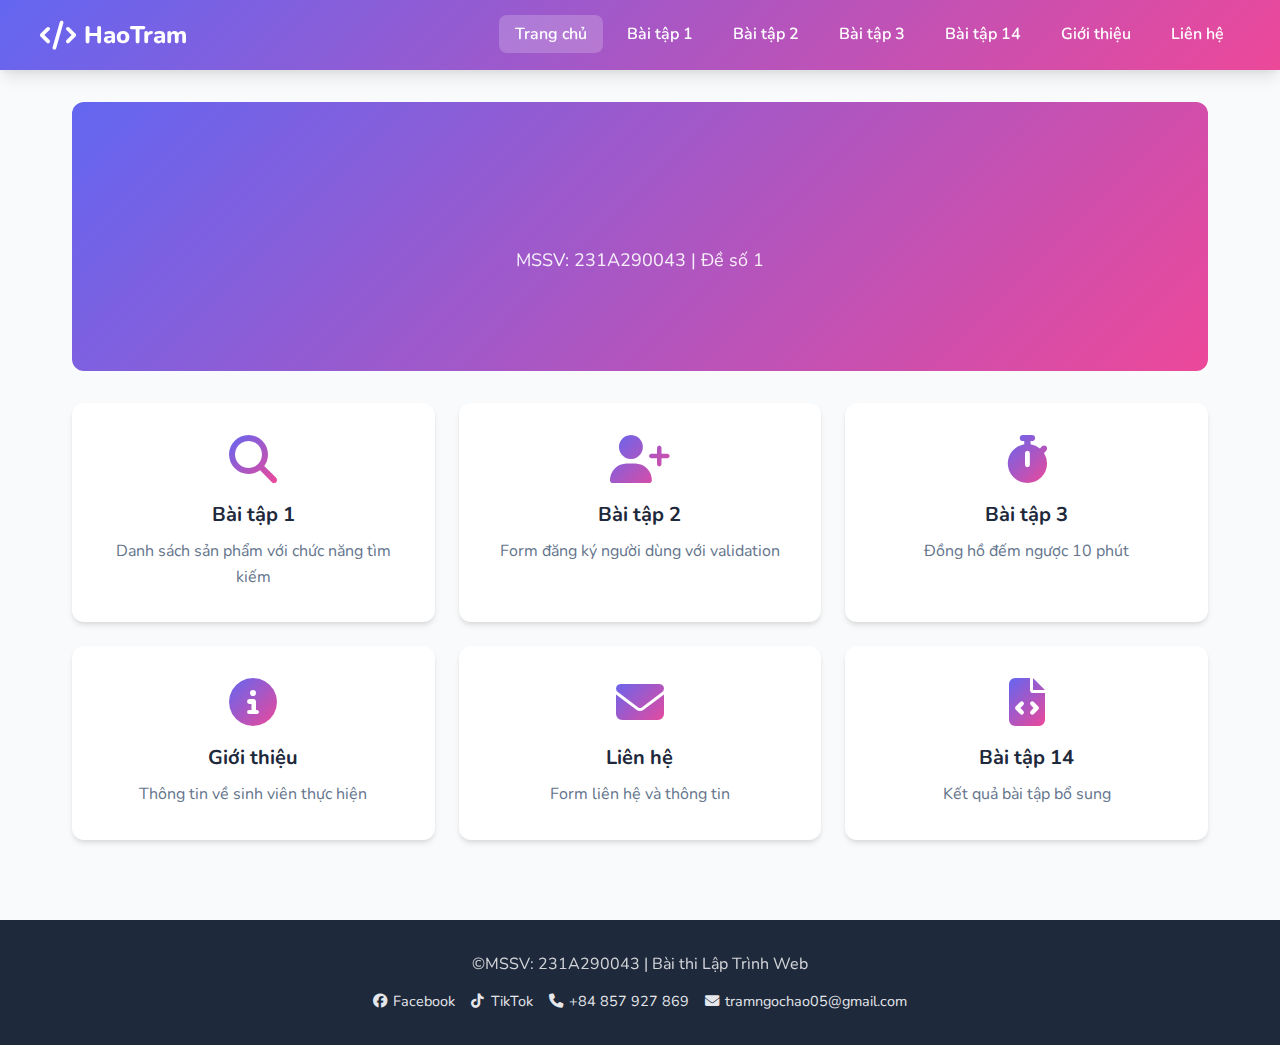
<file: index.html>
<!DOCTYPE html>
<html lang="vi">
<head>
    <meta charset="UTF-8">
    <meta name="viewport" content="width=device-width, initial-scale=1.0">
    <title>Bài Thi Lập Trình Web - 710-231A290043</title>
    <link rel="stylesheet" href="css/style.css">
    <link rel="stylesheet" href="https://cdnjs.cloudflare.com/ajax/libs/font-awesome/6.5.1/css/all.min.css">
</head>
<body>
    <nav class="navbar">
        <div class="nav-container">
            <a href="index.html" class="nav-logo">
                <i class="fa-solid fa-code"></i>
                HaoTram
            </a>
            <button class="nav-toggle" data-testid="nav-toggle">
                <i class="fa-solid fa-bars"></i>
            </button>
            <ul class="nav-menu">
                <li><a href="index.html" class="active">Trang chủ</a></li>
                <li><a href="baitap01.html">Bài tập 1</a></li>
                <li><a href="baitap02.html">Bài tập 2</a></li>
                <li><a href="baitap03.html">Bài tập 3</a></li>
                <li><a href="baitap14.html">Bài tập 14</a></li>
                <li><a href="about.html">Giới thiệu</a></li>
                <li><a href="contact.html">Liên hệ</a></li>
            </ul>
        </div>
    </nav>

    <main class="container">
        <!-- Phần giới thiệu -->
        <section class="hero-section" data-testid="hero-section">
            <h1><i class="fa-solid fa-rocket"></i> Bài Thi Lập Trình Web</h1>
            <p>MSSV: 231A290043 | Đề số 1</p>
        </section>

        <!--tính năng -->
        <section class="features-grid">
            <a href="baitap01.html" class="feature-card" data-testid="feature-card-1">
                <i class="fa-solid fa-magnifying-glass"></i>
                <h3>Bài tập 1</h3>
                <p>Danh sách sản phẩm với chức năng tìm kiếm</p>
            </a>

            <a href="baitap02.html" class="feature-card" data-testid="feature-card-2">
                <i class="fa-solid fa-user-plus"></i>
                <h3>Bài tập 2</h3>
                <p>Form đăng ký người dùng với validation</p>
            </a>

            <a href="baitap03.html" class="feature-card" data-testid="feature-card-3">
                <i class="fa-solid fa-stopwatch"></i>
                <h3>Bài tập 3</h3>
                <p>Đồng hồ đếm ngược 10 phút</p>
            </a>

            <a href="about.html" class="feature-card" data-testid="feature-card-about">
                <i class="fa-solid fa-circle-info"></i>
                <h3>Giới thiệu</h3>
                <p>Thông tin về sinh viên thực hiện</p>
            </a>

            <a href="contact.html" class="feature-card" data-testid="feature-card-contact">
                <i class="fa-solid fa-envelope"></i>
                <h3>Liên hệ</h3>
                <p>Form liên hệ và thông tin</p>
            </a>

            <a href="baitap14.html" class="feature-card" data-testid="feature-card-baitap14">
                <i class="fa-solid fa-file-code"></i>
                <h3>Bài tập 14</h3>
                <p>Kết quả bài tập bổ sung</p>
            </a>
        </section>
    </main>


    <footer class="footer">
        <p>&copy;MSSV: 231A290043 | Bài thi Lập Trình Web</p>
        <div class="footer-links">
            <a href="https://www.facebook.com/hao.tram.51135" target="_blank" rel="noopener noreferrer">
                <i class="fa-brands fa-facebook"></i>
                <span>Facebook</span>
            </a>
            <a href="https://www.tiktok.com/@haotram1007?_r=1&amp;_t=ZS-93e0CLvtA2r" target="_blank" rel="noopener noreferrer">
                <i class="fa-brands fa-tiktok"></i>
                <span>TikTok</span>
            </a>
            <a href="tel:+84857927869">
                <i class="fa-solid fa-phone"></i>
                <span>+84 857 927 869</span>
            </a>
            <a href="mailto:tramngochao05@gmail.com">
                <i class="fa-solid fa-envelope"></i>
                <span>tramngochao05@gmail.com</span>
            </a>
        </div>
    </footer>

    <script src="js/script.js"></script>
</body>
</html>
</file>
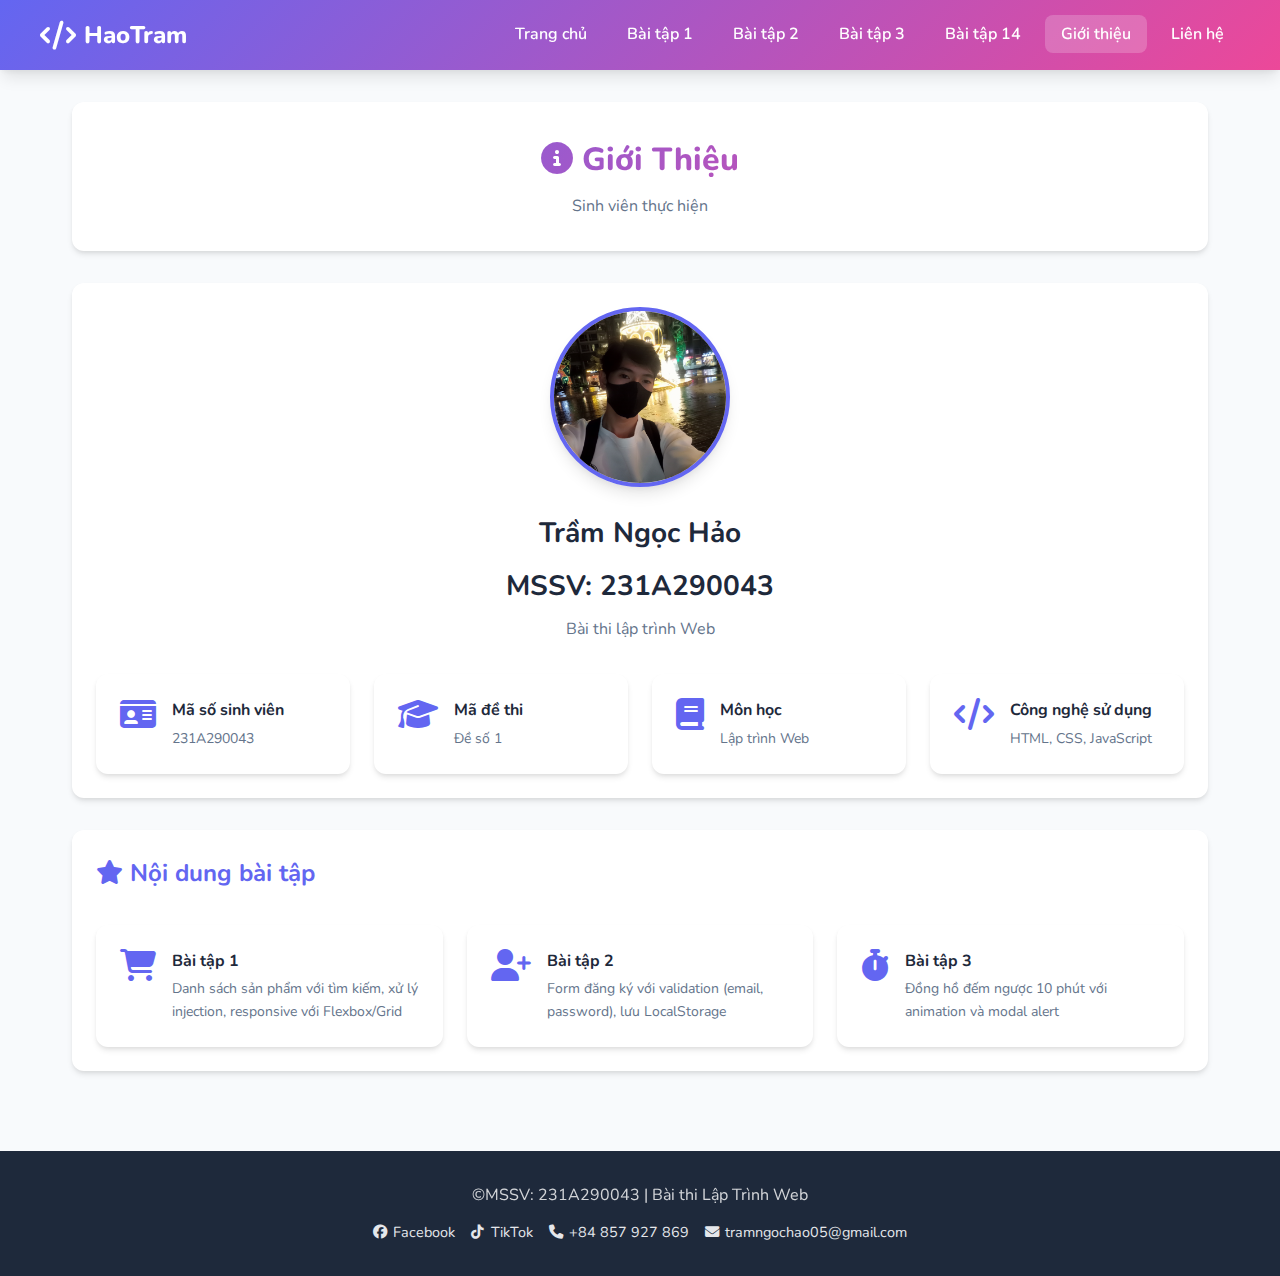
<file: about.html>
<!DOCTYPE html>
<html lang="vi">
<head>
    <meta charset="UTF-8">
    <meta name="viewport" content="width=device-width, initial-scale=1.0">
    <title>Giới thiệu | 710-231A290043</title>
    <link rel="stylesheet" href="css/style.css">
    <link rel="stylesheet" href="https://cdnjs.cloudflare.com/ajax/libs/font-awesome/6.5.1/css/all.min.css">
</head>
<body>
    <!-- Điều hướng -->
    <nav class="navbar">
        <div class="nav-container">
            <a href="index.html" class="nav-logo">
                <i class="fa-solid fa-code"></i>
                HaoTram
            </a>
            <button class="nav-toggle" data-testid="nav-toggle">
                <i class="fa-solid fa-bars"></i>
            </button>
            <ul class="nav-menu">
                <li><a href="index.html">Trang chủ</a></li>
                <li><a href="baitap01.html">Bài tập 1</a></li>
                <li><a href="baitap02.html">Bài tập 2</a></li>
                <li><a href="baitap03.html">Bài tập 3</a></li>
                <li><a href="baitap14.html">Bài tập 14</a></li>
                <li><a href="about.html" class="active">Giới thiệu</a></li>
                <li><a href="contact.html">Liên hệ</a></li>
            </ul>
        </div>
    </nav>

   <!-- ND chính -->
    <main class="container">
        <!-- Tiêu đề -->
        <section class="page-header">
            <h1><i class="fa-solid fa-circle-info"></i> Giới Thiệu</h1>
            <p>Sinh viên thực hiện</p>
        </section>

        <!-- hồ sơ -->
        <section class="card">
            <div class="profile-section">
                <img src="images/avatar.jpg" alt="Avatar" class="profile-avatar" data-testid="profile-avatar">
                <div class="profile-info">
                    <h2>Trầm Ngọc Hảo</h2>
                    <h2>MSSV: 231A290043</h2>
                    <p>Bài thi lập trình Web</p>
                </div>
            </div>

            <!--thông tin -->
            <div class="info-grid">
                <div class="info-card">
                    <i class="fa-solid fa-id-card"></i>
                    <div>
                        <h3>Mã số sinh viên</h3>
                        <p>231A290043</p>
                    </div>
                </div>

                <div class="info-card">
                    <i class="fa-solid fa-graduation-cap"></i>
                    <div>
                        <h3>Mã đề thi</h3>
                        <p>Đề số 1</p>
                    </div>
                </div>

                <div class="info-card">
                    <i class="fa-solid fa-book"></i>
                    <div>
                        <h3>Môn học</h3>
                        <p>Lập trình Web</p>
                    </div>
                </div>

                <div class="info-card">
                    <i class="fa-solid fa-code"></i>
                    <div>
                        <h3>Công nghệ sử dụng</h3>
                        <p>HTML, CSS, JavaScript</p>
                    </div>
                </div>
            </div>
        </section>

        <!-- Nội dung -->
        <section class="card" style="margin-top: 2rem;">
            <h2 style="margin-bottom: 1.5rem; color: var(--primary);">
                <i class="fa-solid fa-star"></i> Nội dung bài tập
            </h2>
            <div class="info-grid">
                <div class="info-card">
                    <i class="fa-solid fa-shopping-cart"></i>
                    <div>
                        <h3>Bài tập 1</h3>
                        <p>Danh sách sản phẩm với tìm kiếm, xử lý injection, responsive với Flexbox/Grid</p>
                    </div>
                </div>

                <div class="info-card">
                    <i class="fa-solid fa-user-plus"></i>
                    <div>
                        <h3>Bài tập 2</h3>
                        <p>Form đăng ký với validation (email, password), lưu LocalStorage</p>
                    </div>
                </div>

                <div class="info-card">
                    <i class="fa-solid fa-stopwatch"></i>
                    <div>
                        <h3>Bài tập 3</h3>
                        <p>Đồng hồ đếm ngược 10 phút với animation và modal alert</p>
                    </div>
                </div>
            </div>
        </section>
    </main>

    <!-- Chân trang -->
    <footer class="footer">
        <p>&copy;MSSV: 231A290043 | Bài thi Lập Trình Web</p>
        <div class="footer-links">
            <a href="https://www.facebook.com/hao.tram.51135" target="_blank" rel="noopener noreferrer">
                <i class="fa-brands fa-facebook"></i>
                <span>Facebook</span>
            </a>
            <a href="https://www.tiktok.com/@haotram1007?_r=1&amp;_t=ZS-93e0CLvtA2r" target="_blank" rel="noopener noreferrer">
                <i class="fa-brands fa-tiktok"></i>
                <span>TikTok</span>
            </a>
            <a href="tel:+84857927869">
                <i class="fa-solid fa-phone"></i>
                <span>+84 857 927 869</span>
            </a>
            <a href="mailto:tramngochao05@gmail.com">
                <i class="fa-solid fa-envelope"></i>
                <span>tramngochao05@gmail.com</span>
            </a>
        </div>
    </footer>

    <script src="js/script.js"></script>
</body>
</html>
</file>
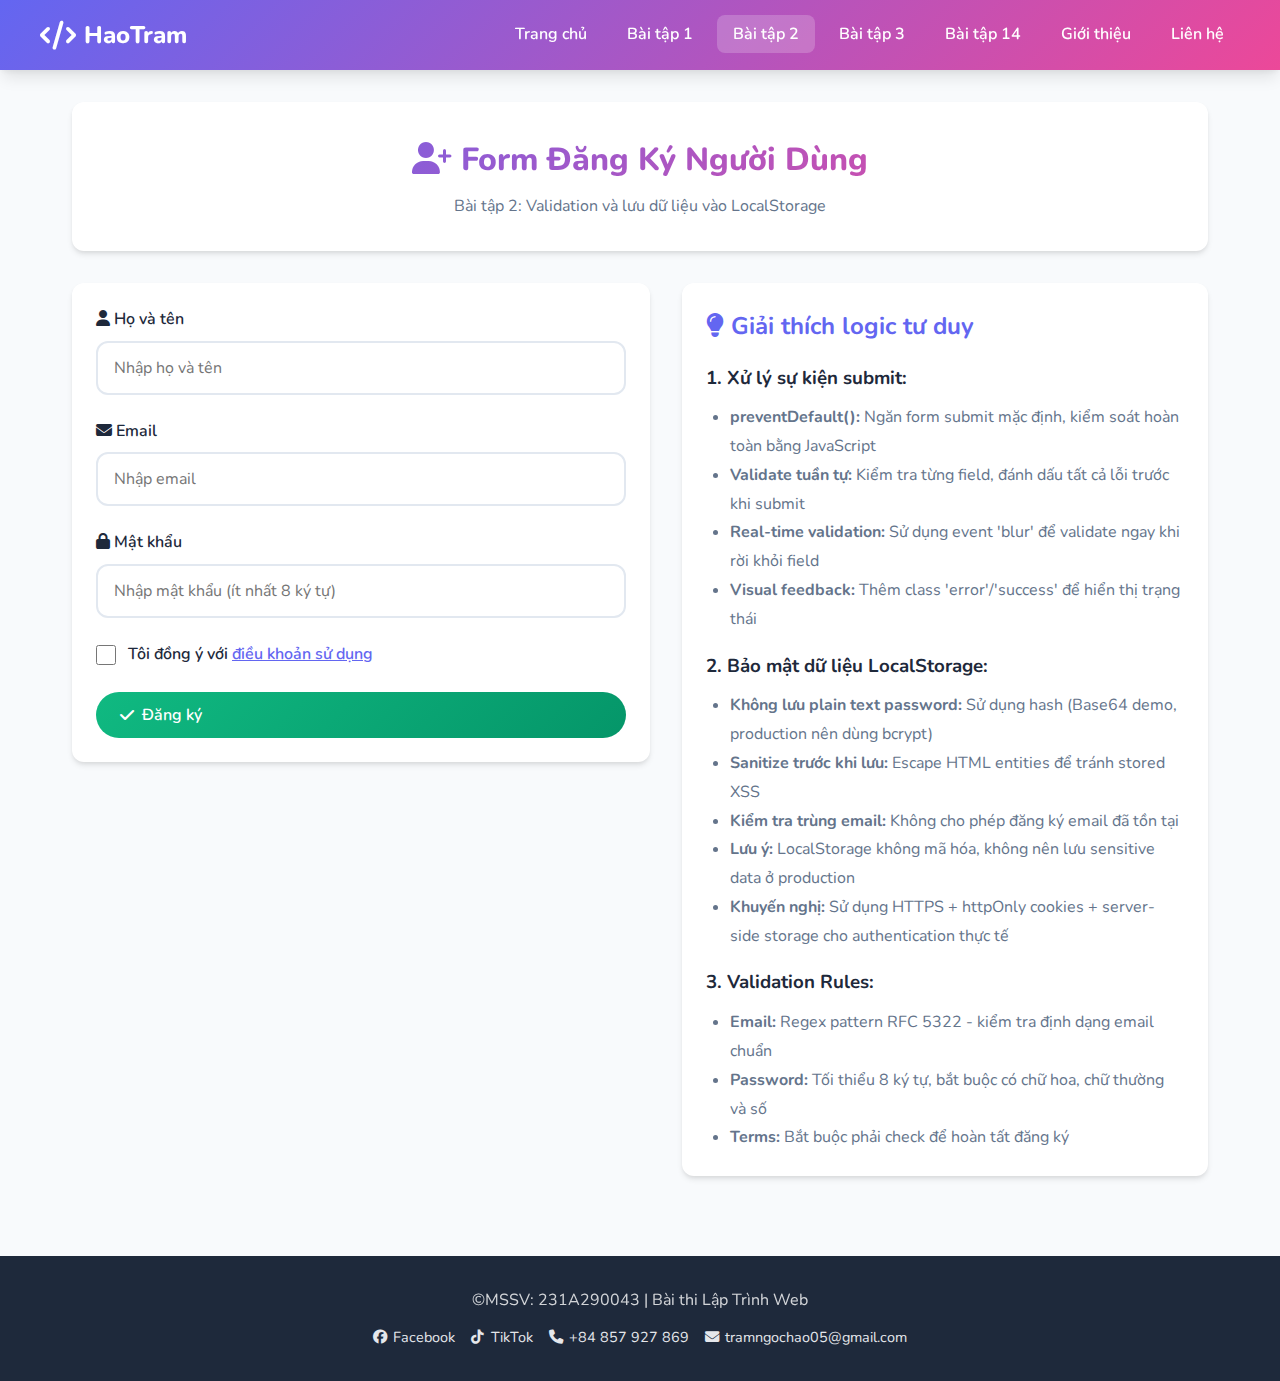
<file: baitap02.html>
<!DOCTYPE html>
<html lang="vi">
<head>
    <meta charset="UTF-8">
    <meta name="viewport" content="width=device-width, initial-scale=1.0">
    <title>Bài tập 2 - Form đăng ký | 710-231A290043</title>
    <link rel="stylesheet" href="css/style.css">
    <link rel="stylesheet" href="https://cdnjs.cloudflare.com/ajax/libs/font-awesome/6.5.1/css/all.min.css">
</head>
<body>
    
    <nav class="navbar">
        <div class="nav-container">
            <a href="index.html" class="nav-logo">
                <i class="fa-solid fa-code"></i>
                HaoTram
            </a>
            <button class="nav-toggle" data-testid="nav-toggle">
                <i class="fa-solid fa-bars"></i>
            </button>
            <ul class="nav-menu">
                <li><a href="index.html">Trang chủ</a></li>
                <li><a href="baitap01.html">Bài tập 1</a></li>
                <li><a href="baitap02.html" class="active">Bài tập 2</a></li>
                <li><a href="baitap03.html">Bài tập 3</a></li>
                <li><a href="baitap14.html">Bài tập 14</a></li>
                <li><a href="about.html">Giới thiệu</a></li>
                <li><a href="contact.html">Liên hệ</a></li>
            </ul>
        </div>
    </nav>


    <main class="container">
        
        <section class="page-header">
            <h1><i class="fa-solid fa-user-plus"></i> Form Đăng Ký Người Dùng</h1>
            <p>Bài tập 2: Validation và lưu dữ liệu vào LocalStorage</p>
        </section>

        <div class="exercise-two-column">
            <!-- Form Đăng Ký -->
            <div class="card">
                <!-- Thông báo -->
                <div class="alert alert-success" id="alert-success" data-testid="alert-success"></div>
                <div class="alert alert-error" id="alert-error" data-testid="alert-error"></div>

                <form id="registration-form" data-testid="registration-form">
                    <!-- Trường họ và tên -->
                    <div class="form-group">
                        <label for="name">
                            <i class="fa-solid fa-user"></i> Họ và tên
                        </label>
                        <input 
                            type="text" 
                            id="name" 
                            class="form-control" 
                            placeholder="Nhập họ và tên"
                            data-testid="input-name"
                        >
                        <p class="error-message" id="name-error"></p>
                    </div>

                    <!-- Trường email -->
                    <div class="form-group">
                        <label for="email">
                            <i class="fa-solid fa-envelope"></i> Email
                        </label>
                        <input 
                            type="email" 
                            id="email" 
                            class="form-control" 
                            placeholder="Nhập email"
                            data-testid="input-email"
                        >
                        <p class="error-message" id="email-error"></p>
                    </div>

                    <!-- Trường mật khẩu -->
                    <div class="form-group">
                        <label for="password">
                            <i class="fa-solid fa-lock"></i> Mật khẩu
                        </label>
                        <input 
                            type="password" 
                            id="password" 
                            class="form-control" 
                            placeholder="Nhập mật khẩu (ít nhất 8 ký tự)"
                            data-testid="input-password"
                        >
                        <p class="error-message" id="password-error"></p>
                    </div>

                    <!-- Checkbox Điều khoản -->
                    <div class="form-group">
                        <div class="checkbox-group">
                            <input 
                                type="checkbox" 
                                id="terms" 
                                data-testid="input-terms"
                            >
                            <label for="terms" style="margin-bottom: 0;">
                                Tôi đồng ý với <a href="#" style="color: var(--primary);">điều khoản sử dụng</a>
                            </label>
                        </div>
                        <p class="error-message" id="terms-error"></p>
                    </div>

                    <!-- Nút đăng ký -->
                    <button type="submit" class="btn btn-success" style="width: 100%;" data-testid="submit-btn">
                        <i class="fa-solid fa-check"></i> Đăng ký
                    </button>
                </form>
            </div>

            <!-- Giải thích logic tư duy -->
            <section class="card">
            <h2 style="margin-bottom: 1rem; color: var(--primary);">
                <i class="fa-solid fa-lightbulb"></i> Giải thích logic tư duy
            </h2>
            <div style="color: var(--text-muted); line-height: 1.8;">
                <h3 style="color: var(--text-dark); margin-bottom: 0.5rem;">1. Xử lý sự kiện submit:</h3>
                <ul style="margin-left: 1.5rem; margin-bottom: 1rem;">
                    <li><strong>preventDefault():</strong> Ngăn form submit mặc định, kiểm soát hoàn toàn bằng JavaScript</li>
                    <li><strong>Validate tuần tự:</strong> Kiểm tra từng field, đánh dấu tất cả lỗi trước khi submit</li>
                    <li><strong>Real-time validation:</strong> Sử dụng event 'blur' để validate ngay khi rời khỏi field</li>
                    <li><strong>Visual feedback:</strong> Thêm class 'error'/'success' để hiển thị trạng thái</li>
                </ul>
                
                <h3 style="color: var(--text-dark); margin-bottom: 0.5rem;">2. Bảo mật dữ liệu LocalStorage:</h3>
                <ul style="margin-left: 1.5rem;">
                    <li><strong>Không lưu plain text password:</strong> Sử dụng hash (Base64 demo, production nên dùng bcrypt)</li>
                    <li><strong>Sanitize trước khi lưu:</strong> Escape HTML entities để tránh stored XSS</li>
                    <li><strong>Kiểm tra trùng email:</strong> Không cho phép đăng ký email đã tồn tại</li>
                    <li><strong>Lưu ý:</strong> LocalStorage không mã hóa, không nên lưu sensitive data ở production</li>
                    <li><strong>Khuyến nghị:</strong> Sử dụng HTTPS + httpOnly cookies + server-side storage cho authentication thực tế</li>
                </ul>

                <h3 style="color: var(--text-dark); margin-top: 1rem; margin-bottom: 0.5rem;">3. Validation Rules:</h3>
                <ul style="margin-left: 1.5rem;">
                    <li><strong>Email:</strong> Regex pattern RFC 5322 - kiểm tra định dạng email chuẩn</li>
                    <li><strong>Password:</strong> Tối thiểu 8 ký tự, bắt buộc có chữ hoa, chữ thường và số</li>
                    <li><strong>Terms:</strong> Bắt buộc phải check để hoàn tất đăng ký</li>
                </ul>
            </div>
            </section>
        </div>
    </main>

    <!-- Chân trang -->
    <footer class="footer">
        <p>&copy;MSSV: 231A290043 | Bài thi Lập Trình Web</p>
        <div class="footer-links">
            <a href="https://www.facebook.com/hao.tram.51135" target="_blank" rel="noopener noreferrer">
                <i class="fa-brands fa-facebook"></i>
                <span>Facebook</span>
            </a>
            <a href="https://www.tiktok.com/@haotram1007?_r=1&amp;_t=ZS-93e0CLvtA2r" target="_blank" rel="noopener noreferrer">
                <i class="fa-brands fa-tiktok"></i>
                <span>TikTok</span>
            </a>
            <a href="tel:+84857927869">
                <i class="fa-solid fa-phone"></i>
                <span>+84 857 927 869</span>
            </a>
            <a href="mailto:tramngochao05@gmail.com">
                <i class="fa-solid fa-envelope"></i>
                <span>tramngochao05@gmail.com</span>
            </a>
        </div>
    </footer>

    <script src="js/script.js"></script>
</body>
</html>
</file>
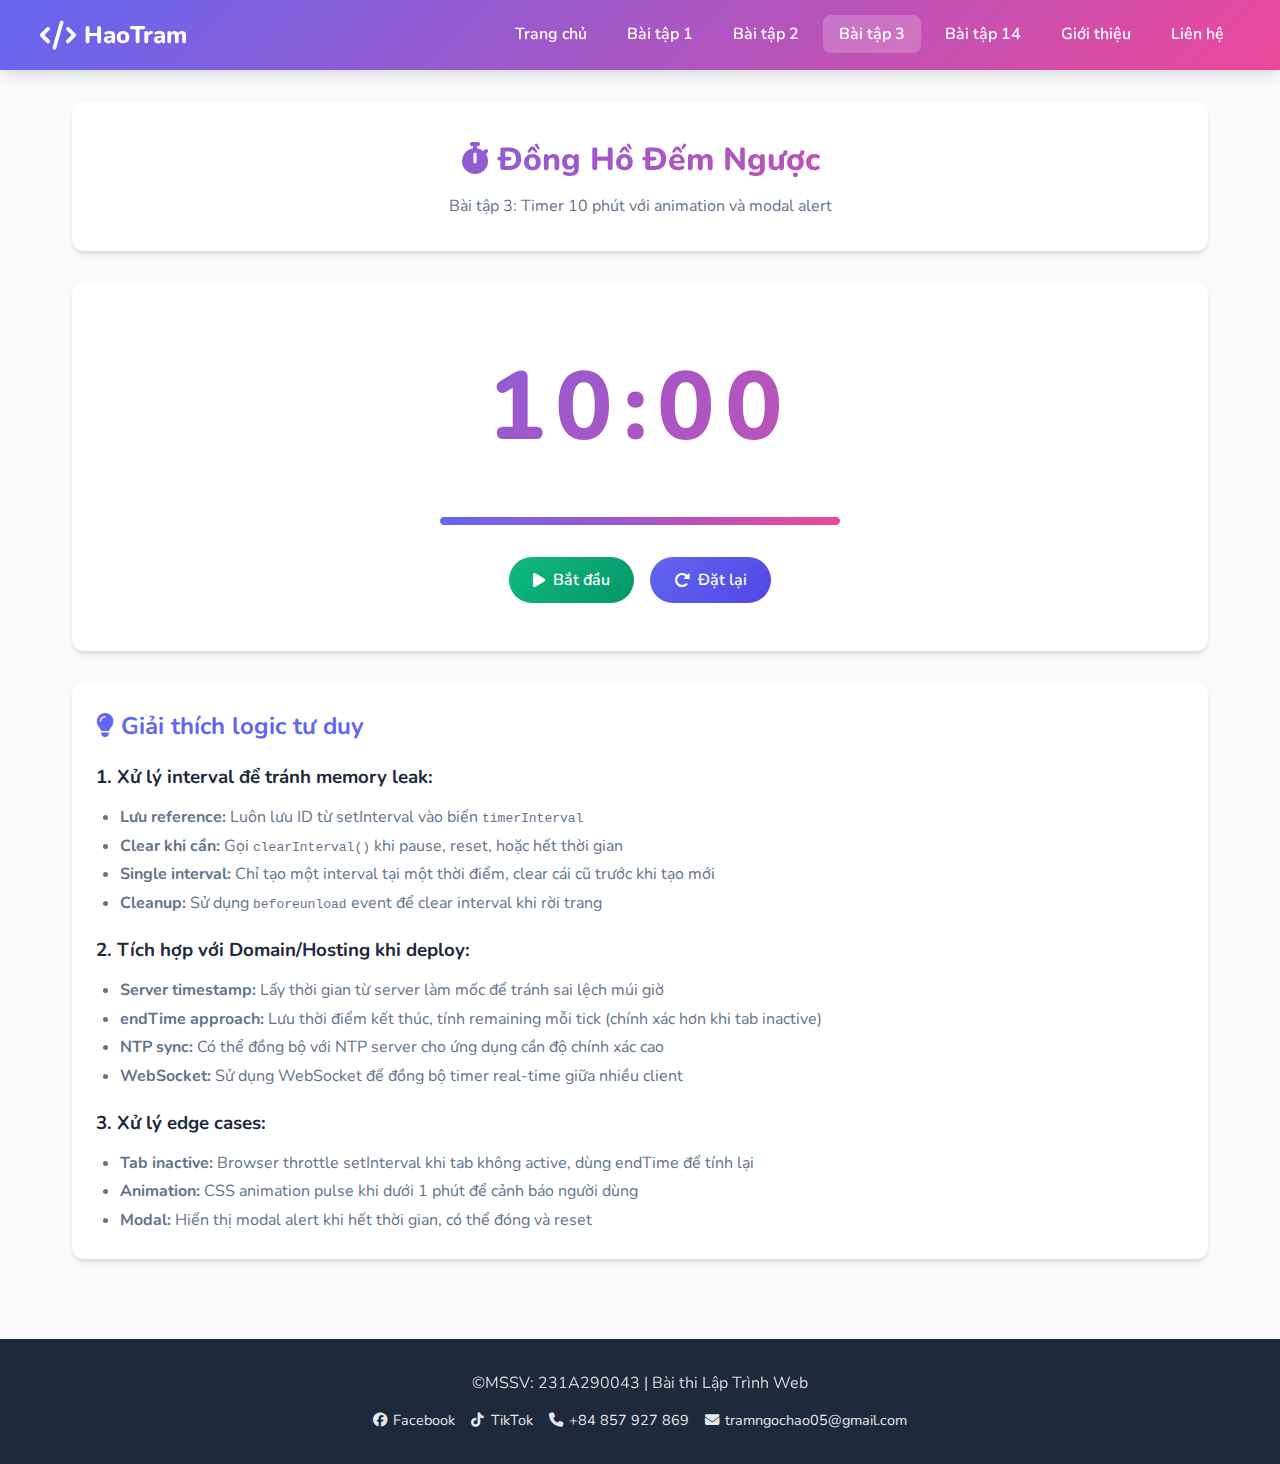
<file: baitap03.html>
<!DOCTYPE html>
<html lang="vi">
<head>
    <meta charset="UTF-8">
    <meta name="viewport" content="width=device-width, initial-scale=1.0">
    <title>Bài tập 3 - Đồng hồ đếm ngược | 710-231A290043</title>
    <link rel="stylesheet" href="css/style.css">
    <link rel="stylesheet" href="https://cdnjs.cloudflare.com/ajax/libs/font-awesome/6.5.1/css/all.min.css">
</head>
<body>

    <nav class="navbar">
        <div class="nav-container">
            <a href="index.html" class="nav-logo">
                <i class="fa-solid fa-code"></i>
                HaoTram
            </a>
            <button class="nav-toggle" data-testid="nav-toggle">
                <i class="fa-solid fa-bars"></i>
            </button>
            <ul class="nav-menu">
                <li><a href="index.html">Trang chủ</a></li>
                <li><a href="baitap01.html">Bài tập 1</a></li>
                <li><a href="baitap02.html">Bài tập 2</a></li>
                <li><a href="baitap03.html" class="active">Bài tập 3</a></li>
                <li><a href="baitap14.html">Bài tập 14</a></li>
                <li><a href="about.html">Giới thiệu</a></li>
                <li><a href="contact.html">Liên hệ</a></li>
            </ul>
        </div>
    </nav>

    <!-- Nội dung chính -->
    <main class="container">
        <!-- Tiêu đề trang -->
        <section class="page-header">
            <h1><i class="fa-solid fa-stopwatch"></i> Đồng Hồ Đếm Ngược</h1>
            <p>Bài tập 3: Timer 10 phút với animation và modal alert</p>
        </section>

        <!-- Phần đồng hồ -->
        <section class="card timer-container" data-testid="timer-container">
            <!-- Hiển thị đồng hồ -->
            <div class="timer-display" id="timer-display" data-testid="timer-display">
                10:00
            </div>

            <!-- Thanh tiến trình -->
            <div class="timer-progress">
                <div class="timer-progress-bar" id="timer-progress-bar" data-testid="timer-progress-bar" style="width: 100%;"></div>
            </div>

            <!-- Điều khiển đồng hồ -->
            <div class="timer-controls" style="margin-top: 2rem;">
                <button class="btn btn-success" id="start-btn" data-testid="start-btn">
                    <i class="fa-solid fa-play"></i> Bắt đầu
                </button>
                <button class="btn btn-secondary" id="pause-btn" data-testid="pause-btn" style="display: none;">
                    <i class="fa-solid fa-pause"></i> Tạm dừng
                </button>
                <button class="btn btn-primary" id="reset-btn" data-testid="reset-btn">
                    <i class="fa-solid fa-rotate-right"></i> Đặt lại
                </button>
            </div>
        </section>

        <!-- Giải thích logic tư duy -->
        <section class="card" style="margin-top: 2rem;">
            <h2 style="margin-bottom: 1rem; color: var(--primary);">
                <i class="fa-solid fa-lightbulb"></i> Giải thích logic tư duy
            </h2>
            <div style="color: var(--text-muted); line-height: 1.8;">
                <h3 style="color: var(--text-dark); margin-bottom: 0.5rem;">1. Xử lý interval để tránh memory leak:</h3>
                <ul style="margin-left: 1.5rem; margin-bottom: 1rem;">
                    <li><strong>Lưu reference:</strong> Luôn lưu ID từ setInterval vào biến <code>timerInterval</code></li>
                    <li><strong>Clear khi cần:</strong> Gọi <code>clearInterval()</code> khi pause, reset, hoặc hết thời gian</li>
                    <li><strong>Single interval:</strong> Chỉ tạo một interval tại một thời điểm, clear cái cũ trước khi tạo mới</li>
                    <li><strong>Cleanup:</strong> Sử dụng <code>beforeunload</code> event để clear interval khi rời trang</li>
                </ul>
                
                <h3 style="color: var(--text-dark); margin-bottom: 0.5rem;">2. Tích hợp với Domain/Hosting khi deploy:</h3>
                <ul style="margin-left: 1.5rem; margin-bottom: 1rem;">
                    <li><strong>Server timestamp:</strong> Lấy thời gian từ server làm mốc để tránh sai lệch múi giờ</li>
                    <li><strong>endTime approach:</strong> Lưu thời điểm kết thúc, tính remaining mỗi tick (chính xác hơn khi tab inactive)</li>
                    <li><strong>NTP sync:</strong> Có thể đồng bộ với NTP server cho ứng dụng cần độ chính xác cao</li>
                    <li><strong>WebSocket:</strong> Sử dụng WebSocket để đồng bộ timer real-time giữa nhiều client</li>
                </ul>

                <h3 style="color: var(--text-dark); margin-bottom: 0.5rem;">3. Xử lý edge cases:</h3>
                <ul style="margin-left: 1.5rem;">
                    <li><strong>Tab inactive:</strong> Browser throttle setInterval khi tab không active, dùng endTime để tính lại</li>
                    <li><strong>Animation:</strong> CSS animation pulse khi dưới 1 phút để cảnh báo người dùng</li>
                    <li><strong>Modal:</strong> Hiển thị modal alert khi hết thời gian, có thể đóng và reset</li>
                </ul>
            </div>
        </section>
    </main>

    <!-- Modal cảnh báo -->
    <div class="modal-overlay" id="timer-modal" data-testid="timer-modal">
        <div class="modal">
            <i class="fa-solid fa-bell"></i>
            <h2>Hết thời gian!</h2>
            <p>Đồng hồ đếm ngược đã kết thúc.</p>
            <button class="btn btn-primary" id="close-modal-btn" data-testid="close-modal-btn">
                <i class="fa-solid fa-check"></i> Đóng
            </button>
        </div>
    </div>

    <!-- Chân trang -->
    <footer class="footer">
        <p>&copy;MSSV: 231A290043 | Bài thi Lập Trình Web</p>
        <div class="footer-links">
            <a href="https://www.facebook.com/hao.tram.51135" target="_blank" rel="noopener noreferrer">
                <i class="fa-brands fa-facebook"></i>
                <span>Facebook</span>
            </a>
            <a href="https://www.tiktok.com/@haotram1007?_r=1&amp;_t=ZS-93e0CLvtA2r" target="_blank" rel="noopener noreferrer">
                <i class="fa-brands fa-tiktok"></i>
                <span>TikTok</span>
            </a>
            <a href="tel:+84857927869">
                <i class="fa-solid fa-phone"></i>
                <span>+84 857 927 869</span>
            </a>
            <a href="mailto:tramngochao05@gmail.com">
                <i class="fa-solid fa-envelope"></i>
                <span>tramngochao05@gmail.com</span>
            </a>
        </div>
    </footer>

    <script src="js/script.js"></script>
</body>
</html>
</file>
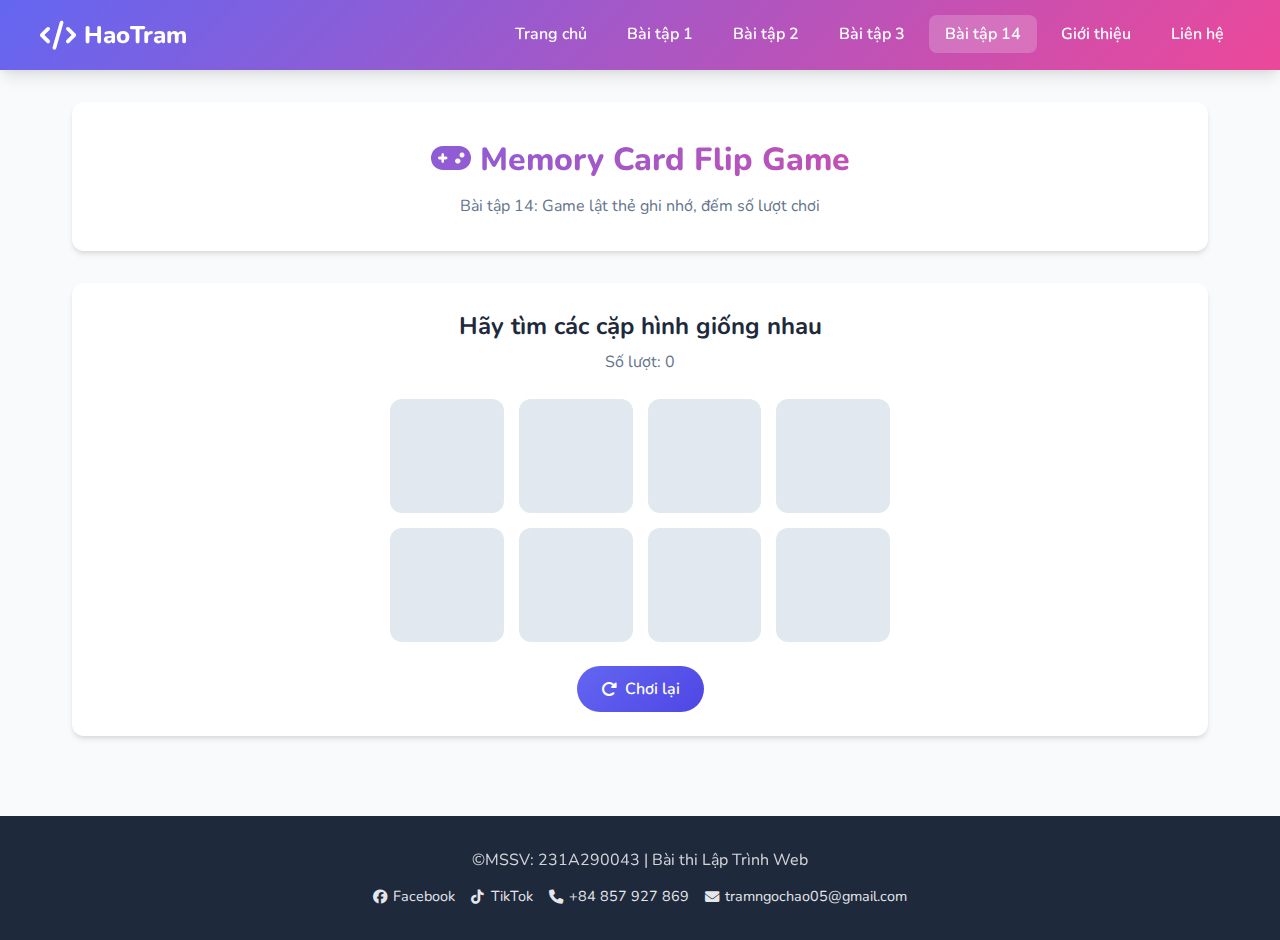
<file: baitap14.html>
<!DOCTYPE html>
<html lang="vi">
<head>
    <meta charset="UTF-8">
    <meta name="viewport" content="width=device-width, initial-scale=1.0">
    <title>Bài tập 14 - Memory Card Game | 710-231A290043</title>
    <link rel="stylesheet" href="css/style.css">
    <link rel="stylesheet" href="https://cdnjs.cloudflare.com/ajax/libs/font-awesome/6.5.1/css/all.min.css">
</head>
<body>
  
    <nav class="navbar">
        <div class="nav-container">
            <a href="index.html" class="nav-logo">
                <i class="fa-solid fa-code"></i>
                HaoTram
            </a>
            <button class="nav-toggle" data-testid="nav-toggle">
                <i class="fa-solid fa-bars"></i>
            </button>
            <ul class="nav-menu">
                <li><a href="index.html">Trang chủ</a></li>
                <li><a href="baitap01.html">Bài tập 1</a></li>
                <li><a href="baitap02.html">Bài tập 2</a></li>
                <li><a href="baitap03.html">Bài tập 3</a></li>
                <li><a href="baitap14.html" class="active">Bài tập 14</a></li>
                <li><a href="about.html">Giới thiệu</a></li>
                <li><a href="contact.html">Liên hệ</a></li>
            </ul>
        </div>
    </nav>

    <!-- Nội dung chính -->
    <main class="container">
        <!-- Tiêu đề trang -->
        <section class="page-header">
            <h1><i class="fa-solid fa-gamepad"></i> Memory Card Flip Game</h1>
            <p>Bài tập 14: Game lật thẻ ghi nhớ, đếm số lượt chơi</p>
        </section>

        <!-- Game ghi nhớ -->
        <section class="card memory-game-container">
            <header class="memory-header">
                <h2>Hãy tìm các cặp hình giống nhau</h2>
                <p>Số lượt: <span id="memory-moves">0</span></p>
            </header>

            <section class="memory-game-board" id="memory-game-board">
                <div class="memory-card" data-icon="🍎">
                    <div class="memory-card-inner">
                        <div class="memory-card-front"></div>
                        <div class="memory-card-back">🍎</div>
                    </div>
                </div>
                <div class="memory-card" data-icon="🍎">
                    <div class="memory-card-inner">
                        <div class="memory-card-front"></div>
                        <div class="memory-card-back">🍎</div>
                    </div>
                </div>

                <div class="memory-card" data-icon="🍌">
                    <div class="memory-card-inner">
                        <div class="memory-card-front"></div>
                        <div class="memory-card-back">🍌</div>
                    </div>
                </div>
                <div class="memory-card" data-icon="🍌">
                    <div class="memory-card-inner">
                        <div class="memory-card-front"></div>
                        <div class="memory-card-back">🍌</div>
                    </div>
                </div>

                <div class="memory-card" data-icon="🍇">
                    <div class="memory-card-inner">
                        <div class="memory-card-front"></div>
                        <div class="memory-card-back">🍇</div>
                    </div>
                </div>
                <div class="memory-card" data-icon="🍇">
                    <div class="memory-card-inner">
                        <div class="memory-card-front"></div>
                        <div class="memory-card-back">🍇</div>
                    </div>
                </div>

                <div class="memory-card" data-icon="🍒">
                    <div class="memory-card-inner">
                        <div class="memory-card-front"></div>
                        <div class="memory-card-back">🍒</div>
                    </div>
                </div>
                <div class="memory-card" data-icon="🍒">
                    <div class="memory-card-inner">
                        <div class="memory-card-front"></div>
                        <div class="memory-card-back">🍒</div>
                    </div>
                </div>
            </section>

            <button class="btn btn-primary" id="memory-reset-btn">
                <i class="fa-solid fa-rotate-right"></i> Chơi lại
            </button>
        </section>
    </main>

    
    <footer class="footer">
        <p>&copy;MSSV: 231A290043 | Bài thi Lập Trình Web</p>
        <div class="footer-links">
            <a href="https://www.facebook.com/hao.tram.51135" target="_blank" rel="noopener noreferrer">
                <i class="fa-brands fa-facebook"></i>
                <span>Facebook</span>
            </a>
            <a href="https://www.tiktok.com/@haotram1007?_r=1&amp;_t=ZS-93e0CLvtA2r" target="_blank" rel="noopener noreferrer">
                <i class="fa-brands fa-tiktok"></i>
                <span>TikTok</span>
            </a>
            <a href="tel:+84857927869">
                <i class="fa-solid fa-phone"></i>
                <span>+84 857 927 869</span>
            </a>
            <a href="mailto:tramngochao05@gmail.com">
                <i class="fa-solid fa-envelope"></i>
                <span>tramngochao05@gmail.com</span>
            </a>
        </div>
    </footer>

    <script src="js/script.js"></script>
</body>
</html>
</file>
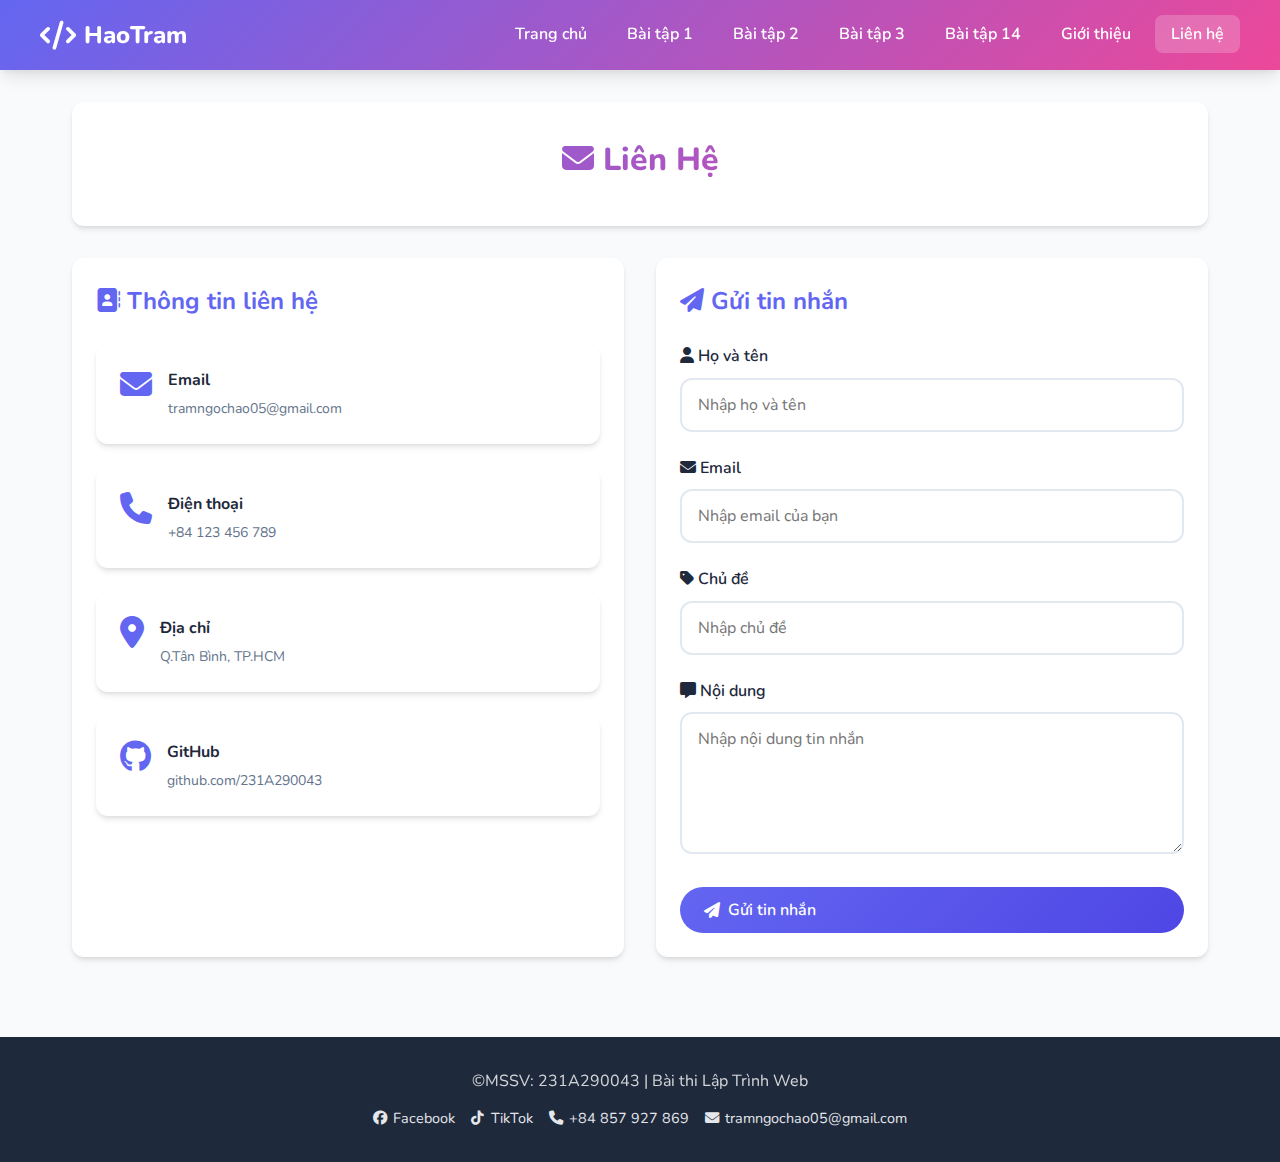
<file: contact.html>
<!DOCTYPE html>
<html lang="vi">
<head>
    <meta charset="UTF-8">
    <meta name="viewport" content="width=device-width, initial-scale=1.0">
    <title>Liên hệ | 710-231A290043</title>
    <link rel="stylesheet" href="css/style.css">
    <link rel="stylesheet" href="https://cdnjs.cloudflare.com/ajax/libs/font-awesome/6.5.1/css/all.min.css">
</head>
<body>
   
    <nav class="navbar">
        <div class="nav-container">
            <a href="index.html" class="nav-logo">
                <i class="fa-solid fa-code"></i>
                HaoTram
            </a>
            <button class="nav-toggle" data-testid="nav-toggle">
                <i class="fa-solid fa-bars"></i>
            </button>
            <ul class="nav-menu">
                <li><a href="index.html">Trang chủ</a></li>
                <li><a href="baitap01.html">Bài tập 1</a></li>
                <li><a href="baitap02.html">Bài tập 2</a></li>
                <li><a href="baitap03.html">Bài tập 3</a></li>
                <li><a href="baitap14.html">Bài tập 14</a></li>
                <li><a href="about.html">Giới thiệu</a></li>
                <li><a href="contact.html" class="active">Liên hệ</a></li>
            </ul>
        </div>
    </nav>

    <!-- Nội dung chính -->
    <main class="container">
        <!-- Tiêu đề trang -->
        <section class="page-header">
            <h1><i class="fa-solid fa-envelope"></i> Liên Hệ</h1>
        </section>

        <div style="display: grid; grid-template-columns: repeat(auto-fit, minmax(300px, 1fr)); gap: 2rem;">
            <!-- Thông tin liên hệ -->
            <section class="card">
                <h2 style="margin-bottom: 1.5rem; color: var(--primary);">
                    <i class="fa-solid fa-address-book"></i> Thông tin liên hệ
                </h2>
                
                <div style="display: flex; flex-direction: column; gap: 1.5rem;">
                    <div class="info-card" style="margin: 0;">
                        <i class="fa-solid fa-envelope"></i>
                        <div>
                            <h3>Email</h3>
                            <p>tramngochao05@gmail.com</p>
                        </div>
                    </div>

                    <div class="info-card" style="margin: 0;">
                        <i class="fa-solid fa-phone"></i>
                        <div>
                            <h3>Điện thoại</h3>
                            <p>+84 123 456 789</p>
                        </div>
                    </div>

                    <div class="info-card" style="margin: 0;">
                        <i class="fa-solid fa-location-dot"></i>
                        <div>
                            <h3>Địa chỉ</h3>
                            <p>Q.Tân Bình, TP.HCM</p>
                        </div>
                    </div>

                    <div class="info-card" style="margin: 0;">
                        <i class="fa-brands fa-github"></i>
                        <div>
                            <h3>GitHub</h3>
                            <p>github.com/231A290043</p>
                        </div>
                    </div>
                </div>
            </section>

            <!-- Form liên hệ -->
            <section class="card">
                <h2 style="margin-bottom: 1.5rem; color: var(--primary);">
                    <i class="fa-solid fa-paper-plane"></i> Gửi tin nhắn
                </h2>

                <form id="contact-form" data-testid="contact-form">
                    <div class="form-group">
                        <label for="contact-name">
                            <i class="fa-solid fa-user"></i> Họ và tên
                        </label>
                        <input 
                            type="text" 
                            id="contact-name" 
                            class="form-control" 
                            placeholder="Nhập họ và tên"
                            data-testid="contact-name"
                        >
                    </div>

                    <div class="form-group">
                        <label for="contact-email">
                            <i class="fa-solid fa-envelope"></i> Email
                        </label>
                        <input 
                            type="email" 
                            id="contact-email" 
                            class="form-control" 
                            placeholder="Nhập email của bạn"
                            data-testid="contact-email"
                        >
                    </div>

                    <div class="form-group">
                        <label for="contact-subject">
                            <i class="fa-solid fa-tag"></i> Chủ đề
                        </label>
                        <input 
                            type="text" 
                            id="contact-subject" 
                            class="form-control" 
                            placeholder="Nhập chủ đề"
                            data-testid="contact-subject"
                        >
                    </div>

                    <div class="form-group">
                        <label for="contact-message">
                            <i class="fa-solid fa-message"></i> Nội dung
                        </label>
                        <textarea 
                            id="contact-message" 
                            class="form-control" 
                            rows="5" 
                            placeholder="Nhập nội dung tin nhắn"
                            data-testid="contact-message"
                            style="resize: vertical;"
                        ></textarea>
                    </div>

                    <button type="submit" class="btn btn-primary" style="width: 100%;" data-testid="contact-submit">
                        <i class="fa-solid fa-paper-plane"></i> Gửi tin nhắn
                    </button>
                </form>
            </section>
        </div>
    </main>

    <footer class="footer">
        <p>&copy;MSSV: 231A290043 | Bài thi Lập Trình Web</p>
        <div class="footer-links">
            <a href="https://www.facebook.com/hao.tram.51135" target="_blank" rel="noopener noreferrer">
                <i class="fa-brands fa-facebook"></i>
                <span>Facebook</span>
            </a>
            <a href="https://www.tiktok.com/@haotram1007?_r=1&amp;_t=ZS-93e0CLvtA2r" target="_blank" rel="noopener noreferrer">
                <i class="fa-brands fa-tiktok"></i>
                <span>TikTok</span>
            </a>
            <a href="tel:+84857927869">
                <i class="fa-solid fa-phone"></i>
                <span>+84 857 927 869</span>
            </a>
            <a href="mailto:tramngochao05@gmail.com">
                <i class="fa-solid fa-envelope"></i>
                <span>tramngochao05@gmail.com</span>
            </a>
        </div>
    </footer>

    <script src="js/script.js"></script>
</body>
</html>
</file>
<file: css/style.css>
@import url('https://fonts.googleapis.com/css2?family=Nunito:wght@400;600;700;800&display=swap');

* {
    margin: 0;
    padding: 0;
    box-sizing: border-box;
}

:root {
    --primary: #6366f1;
    --primary-dark: #4f46e5;
    --secondary: #ec4899;
    --accent: #f59e0b;
    --success: #10b981;
    --danger: #ef4444;
    --bg-light: #f8fafc;
    --bg-card: #ffffff;
    --text-dark: #1e293b;
    --text-muted: #64748b;
    --border: #e2e8f0;
    --shadow: 0 4px 6px -1px rgba(0, 0, 0, 0.1), 0 2px 4px -1px rgba(0, 0, 0, 0.06);
    --shadow-lg: 0 10px 15px -3px rgba(0, 0, 0, 0.1), 0 4px 6px -2px rgba(0, 0, 0, 0.05);
    --radius: 12px;
}

body {
    font-family: 'Nunito', sans-serif;
    background: var(--bg-light);
    color: var(--text-dark);
    line-height: 1.6;
    min-height: 100vh;
}

/* ===== Điều hướng ===== */
.navbar {
    background: linear-gradient(135deg, var(--primary) 0%, var(--secondary) 100%);
    padding: 1rem 2rem;
    position: sticky;
    top: 0;
    z-index: 1000;
    box-shadow: var(--shadow-lg);
}

.nav-container {
    max-width: 1200px;
    margin: 0 auto;
    display: flex;
    justify-content: space-between;
    align-items: center;
}

.nav-logo {
    font-size: 1.5rem;
    font-weight: 800;
    color: white;
    text-decoration: none;
    display: flex;
    align-items: center;
    gap: 0.5rem;
}

.nav-logo i {
    font-size: 1.8rem;
}

.nav-menu {
    display: flex;
    list-style: none;
    gap: 0.5rem;
}

.nav-menu a {
    color: white;
    text-decoration: none;
    padding: 0.5rem 1rem;
    border-radius: 8px;
    font-weight: 600;
    transition: all 0.3s ease;
}

.nav-menu a:hover,
.nav-menu a.active {
    background: rgba(255, 255, 255, 0.2);
    transform: translateY(-2px);
}

.nav-toggle {
    display: none;
    background: none;
    border: none;
    color: white;
    font-size: 1.5rem;
    cursor: pointer;
}

/* ===== KHUNG CHÍNH ===== */
.container {
    max-width: 1200px;
    margin: 0 auto;
    padding: 2rem;
}

/* ===== BỐ CỤC BÀI TẬP (BÀI 1) ===== */
.exercise-container {
    display: flex;
    flex-direction: column;
    gap: 2rem;
}

.exercise-header {
    padding: 2rem;
    background: var(--bg-card);
    border-radius: var(--radius);
    box-shadow: var(--shadow);
}

.exercise-header h1 {
    font-size: 2rem;
    font-weight: 800;
    margin-bottom: 0.5rem;
}

.exercise-header p {
    color: var(--text-muted);
}

/* ===== TIÊU ĐỀ TRANG ===== */
.page-header {
    text-align: center;
    margin-bottom: 2rem;
    padding: 2rem;
    background: var(--bg-card);
    border-radius: var(--radius);
    box-shadow: var(--shadow);
}

.page-header h1 {
    font-size: 2rem;
    font-weight: 800;
    background: linear-gradient(135deg, var(--primary) 0%, var(--secondary) 100%);
    -webkit-background-clip: text;
    -webkit-text-fill-color: transparent;
    background-clip: text;
    margin-bottom: 0.5rem;
}

.page-header p {
    color: var(--text-muted);
    font-size: 1rem;
}

/* ===== BỐ CỤC HAI CỘT (BÀI 2) ===== */
.exercise-two-column {
    display: flex;
    flex-direction: column;
    gap: 2rem;
}

@media (min-width: 900px) {
    .exercise-two-column {
        display: grid;
        grid-template-columns: minmax(0, 1.1fr) minmax(0, 1fr);
        align-items: flex-start;
        gap: 2rem;
    }
}

/* ===== THẺ (CARDS) ===== */
.card {
    background: var(--bg-card);
    border-radius: var(--radius);
    box-shadow: var(--shadow);
    padding: 1.5rem;
    transition: transform 0.3s ease, box-shadow 0.3s ease;
}

.card:hover {
    transform: translateY(-4px);
    box-shadow: var(--shadow-lg);
}

.explanation-card {
    margin-top: 1rem;
    padding: 2rem;
    background: var(--bg-card);
    border-radius: var(--radius);
    box-shadow: var(--shadow);
    border-left: 4px solid var(--primary);
}

.explanation-card h2 {
    display: flex;
    align-items: center;
    gap: 0.5rem;
    margin-bottom: 1.25rem;
    color: var(--text-dark);
}

.explanation-card h3 {
    margin-top: 1rem;
    margin-bottom: 0.5rem;
}

.explanation-card ul {
    margin-left: 1.5rem;
    margin-bottom: 0.75rem;
}

/* ===== NÚT NHẤN ===== */
.btn {
    display: inline-flex;
    align-items: center;
    gap: 0.5rem;
    padding: 0.75rem 1.5rem;
    border: none;
    border-radius: 50px;
    font-family: inherit;
    font-size: 1rem;
    font-weight: 600;
    cursor: pointer;
    transition: all 0.3s ease;
    text-decoration: none;
}

.btn-primary {
    background: linear-gradient(135deg, var(--primary) 0%, var(--primary-dark) 100%);
    color: white;
}

.btn-primary:hover {
    transform: translateY(-2px);
    box-shadow: 0 4px 12px rgba(99, 102, 241, 0.4);
}

.btn-secondary {
    background: linear-gradient(135deg, var(--secondary) 0%, #db2777 100%);
    color: white;
}

.btn-secondary:hover {
    transform: translateY(-2px);
    box-shadow: 0 4px 12px rgba(236, 72, 153, 0.4);
}

.btn-success {
    background: linear-gradient(135deg, var(--success) 0%, #059669 100%);
    color: white;
}

.btn-success:hover {
    transform: translateY(-2px);
    box-shadow: 0 4px 12px rgba(16, 185, 129, 0.4);
}

/* ===== BIỂU MẪU ===== */
.form-group {
    margin-bottom: 1.5rem;
}

.form-group label {
    display: block;
    margin-bottom: 0.5rem;
    font-weight: 600;
    color: var(--text-dark);
}

.form-control {
    width: 100%;
    padding: 0.875rem 1rem;
    border: 2px solid var(--border);
    border-radius: var(--radius);
    font-family: inherit;
    font-size: 1rem;
    transition: all 0.3s ease;
    background: var(--bg-card);
}

.form-control:focus {
    outline: none;
    border-color: var(--primary);
    box-shadow: 0 0 0 4px rgba(99, 102, 241, 0.1);
}

.form-control.error {
    border-color: var(--danger);
}

.form-control.success {
    border-color: var(--success);
}

.error-message {
    color: var(--danger);
    font-size: 0.875rem;
    margin-top: 0.25rem;
    display: none;
}

.error-message.show {
    display: block;
}

.checkbox-group {
    display: flex;
    align-items: center;
    gap: 0.75rem;
}

.checkbox-group input[type="checkbox"] {
    width: 20px;
    height: 20px;
    accent-color: var(--primary);
    cursor: pointer;
}

/* ===== HỘP TÌM KIẾM ===== */
.search-box {
    display: flex;
    justify-content: flex-start;
    margin: 1.5rem 0 2rem;
}

.search-box-inner {
    display: flex;
    align-items: center;
    gap: 0.75rem;
    width: 100%;
    padding: 0.5rem 0.75rem;
    background: var(--bg-card);
    border-radius: 999px;
    box-shadow: var(--shadow);
}

.search-box input {
    flex: 1;
    min-width: 200px;
    padding: 1rem 1.5rem;
    border: 2px solid var(--border);
    border-radius: 50px;
    font-size: 1rem;
    transition: all 0.3s ease;
}

.search-box input:focus {
    outline: none;
    border-color: var(--primary);
    box-shadow: 0 0 0 4px rgba(99, 102, 241, 0.1);
}

/* ===== LƯỚI SẢN PHẨM ===== */
.product-grid {
    display: grid;
    grid-template-columns: repeat(auto-fill, minmax(280px, 1fr));
    gap: 1.5rem;
}

.product-card {
    background: var(--bg-card);
    border-radius: var(--radius);
    overflow: hidden;
    box-shadow: var(--shadow);
    transition: all 0.3s ease;
    display: flex;
    align-items: stretch;
}

.product-card:hover {
    transform: translateY(-8px);
    box-shadow: var(--shadow-lg);
}

.product-image {
    width: 100%;
    height: 180px;
    object-fit: cover;
    background: linear-gradient(135deg, var(--primary) 0%, var(--secondary) 100%);
    display: flex;
    align-items: center;
    justify-content: center;
}

.product-image i {
    font-size: 4rem;
    color: white;
    opacity: 0.8;
}

.product-info {
    padding: 1.25rem;
}

.product-thumb {
    flex: 0 0 220px;
    background: #0f172a;
    display: flex;
    align-items: center;
    justify-content: center;
}

.product-thumb img {
    width: 100%;
    height: 100%;
    object-fit: cover;
    display: block;
}

.product-body {
    flex: 1;
    padding: 1.25rem 1.5rem;
    display: flex;
    flex-direction: column;
    gap: 0.5rem;
}

.product-body h3 {
    font-size: 1.1rem;
    font-weight: 700;
    color: var(--text-dark);
}

.product-body p {
    color: var(--text-muted);
    font-size: 0.9rem;
}

.product-name {
    font-size: 1.125rem;
    font-weight: 700;
    color: var(--text-dark);
    margin-bottom: 0.5rem;
}

.product-description {
    color: var(--text-muted);
    font-size: 0.875rem;
    margin-bottom: 1rem;
}

.product-price {
    font-size: 1.25rem;
    font-weight: 800;
    color: var(--primary);
}

/* ===== KHÔNG CÓ KẾT QUẢ ===== */
.no-results {
    grid-column: 1 / -1;
    text-align: center;
    padding: 3rem;
    background: var(--bg-card);
    border-radius: var(--radius);
    box-shadow: var(--shadow);
}

.no-results i {
    font-size: 4rem;
    color: var(--text-muted);
    margin-bottom: 1rem;
}

.no-results h3 {
    color: var(--text-dark);
    margin-bottom: 0.5rem;
}

.no-results p {
    color: var(--text-muted);
}

/* Trạng thái trống & tải cho bài 1 */
.empty-state {
    grid-column: 1 / -1;
    text-align: center;
    padding: 3rem;
    background: var(--bg-card);
    border-radius: var(--radius);
    box-shadow: var(--shadow);
}

.empty-state-text {
    color: var(--text-muted);
    font-size: 0.95rem;
}

.loading-spinner {
    grid-column: 1 / -1;
}

/* Overlay chi tiết sản phẩm (bài 1) */
.product-detail-overlay {
    position: fixed;
    inset: 0;
    background: rgba(15, 23, 42, 0.55);
    display: none;
    align-items: center;
    justify-content: center;
    z-index: 2100;
}

.product-detail-overlay.show {
    display: flex;
}

.product-detail-card {
    background: var(--bg-card);
    border-radius: var(--radius);
    box-shadow: var(--shadow-lg);
    max-width: 900px;
    width: 90%;
    padding: 1.75rem 2rem 2.25rem;
    position: relative;
}

.product-detail-close {
    position: absolute;
    top: 0.75rem;
    right: 0.75rem;
    border: none;
    background: transparent;
    color: var(--text-muted);
    font-size: 1.5rem;
    cursor: pointer;
}

.product-detail-body {
    display: grid;
    grid-template-columns: minmax(260px, 1.1fr) minmax(280px, 1.2fr);
    gap: 1.5rem;
    align-items: stretch;
}

.product-detail-image {
    background: #0f172a;
    border-radius: var(--radius);
    overflow: hidden;
    display: flex;
    align-items: center;
    justify-content: center;
}

.product-detail-image img {
    width: 100%;
    height: 100%;
    object-fit: cover;
}

.product-detail-info {
    display: flex;
    flex-direction: column;
    gap: 0.75rem;
}

.product-detail-title {
    font-size: 1.4rem;
    font-weight: 800;
    color: var(--text-dark);
}

.product-detail-description {
    color: var(--text-muted);
}

.product-detail-price {
    position: absolute;
    right: 2rem;
    bottom: 1.5rem;
    font-size: 1.5rem;
    font-weight: 800;
    color: var(--primary);
}

@media (max-width: 768px) {
    .product-detail-card {
        padding: 1.5rem 1.25rem 2.25rem;
    }

    .product-detail-body {
        grid-template-columns: 1fr;
    }

    .product-detail-price {
        right: 1.25rem;
        bottom: 1.25rem;
    }
}

/* ===== ĐỒNG HỒ ĐẾM NGƯỢC ===== */
.timer-container {
    text-align: center;
    padding: 3rem;
}

.timer-display {
    font-size: 6rem;
    font-weight: 800;
    background: linear-gradient(135deg, var(--primary) 0%, var(--secondary) 100%);
    -webkit-background-clip: text;
    -webkit-text-fill-color: transparent;
    background-clip: text;
    margin-bottom: 2rem;
    letter-spacing: 0.1em;
    font-variant-numeric: tabular-nums;
}

.timer-display.warning {
    animation: pulse 1s ease-in-out infinite;
}

@keyframes pulse {
    0%, 100% {
        opacity: 1;
        transform: scale(1);
    }
    50% {
        opacity: 0.8;
        transform: scale(1.05);
    }
}

.timer-controls {
    display: flex;
    justify-content: center;
    gap: 1rem;
    flex-wrap: wrap;
}

.timer-progress {
    width: 100%;
    max-width: 400px;
    height: 8px;
    background: var(--border);
    border-radius: 50px;
    margin: 2rem auto 0;
    overflow: hidden;
}

.timer-progress-bar {
    height: 100%;
    background: linear-gradient(135deg, var(--primary) 0%, var(--secondary) 100%);
    border-radius: 50px;
    transition: width 1s linear;
}

/* ===== MODAL ===== */
.modal-overlay {
    position: fixed;
    top: 0;
    left: 0;
    right: 0;
    bottom: 0;
    background: rgba(0, 0, 0, 0.5);
    display: flex;
    align-items: center;
    justify-content: center;
    z-index: 2000;
    opacity: 0;
    visibility: hidden;
    transition: all 0.3s ease;
}

.modal-overlay.show {
    opacity: 1;
    visibility: visible;
}

.modal {
    background: var(--bg-card);
    border-radius: var(--radius);
    padding: 2rem;
    max-width: 400px;
    width: 90%;
    text-align: center;
    transform: scale(0.8);
    transition: transform 0.3s ease;
}

.modal-overlay.show .modal {
    transform: scale(1);
}

.modal i {
    font-size: 4rem;
    color: var(--success);
    margin-bottom: 1rem;
}

.modal h2 {
    margin-bottom: 1rem;
    color: var(--text-dark);
}

.modal p {
    color: var(--text-muted);
    margin-bottom: 1.5rem;
}

/* ===== GIỚI THIỆU & LIÊN HỆ ===== */
.profile-section {
    display: flex;
    flex-direction: column;
    align-items: center;
    text-align: center;
    gap: 1.5rem;
}

.profile-avatar {
    width: 180px;
    height: 180px;
    border-radius: 50%;
    object-fit: cover;
    border: 4px solid var(--primary);
    box-shadow: var(--shadow-lg);
}

.profile-info h2 {
    font-size: 1.75rem;
    color: var(--text-dark);
    margin-bottom: 0.5rem;
}

.profile-info p {
    color: var(--text-muted);
}

.info-grid {
    display: grid;
    grid-template-columns: repeat(auto-fit, minmax(250px, 1fr));
    gap: 1.5rem;
    margin-top: 2rem;
}

.info-card {
    display: flex;
    align-items: flex-start;
    gap: 1rem;
    padding: 1.5rem;
    background: var(--bg-card);
    border-radius: var(--radius);
    box-shadow: var(--shadow);
}

.info-card i {
    font-size: 2rem;
    color: var(--primary);
}

.info-card h3 {
    font-size: 1rem;
    color: var(--text-dark);
    margin-bottom: 0.25rem;
}

.info-card p {
    color: var(--text-muted);
    font-size: 0.875rem;
}

/* ===== TRANG CHỦ ===== */
.hero-section {
    text-align: center;
    padding: 4rem 2rem;
    background: linear-gradient(135deg, var(--primary) 0%, var(--secondary) 100%);
    border-radius: var(--radius);
    color: white;
    margin-bottom: 2rem;
}

.hero-section h1 {
    font-size: 2.5rem;
    font-weight: 800;
    margin-bottom: 1rem;
    opacity: 0;
    transform: translateY(20px);
    animation: hero-title-appear 1s ease-out forwards;
}

.hero-section p {
    font-size: 1.125rem;
    opacity: 0.9;
    margin-bottom: 2rem;
}

.hero-section h1 i {
    margin-right: 0.5rem;
    animation: rocket-float 1.5s ease-in-out infinite alternate;
}

@keyframes hero-title-appear {
    from {
        opacity: 0;
        transform: translateY(20px);
    }
    to {
        opacity: 1;
        transform: translateY(0);
    }
}

@keyframes rocket-float {
    from {
        transform: translateY(0);
    }
    to {
        transform: translateY(-6px);
    }
}

.features-grid {
    display: grid;
    grid-template-columns: repeat(auto-fit, minmax(280px, 1fr));
    gap: 1.5rem;
}

.feature-card {
    background: var(--bg-card);
    padding: 2rem;
    border-radius: var(--radius);
    box-shadow: var(--shadow);
    text-align: center;
    transition: all 0.3s ease;
    text-decoration: none;
    color: inherit;
}

.feature-card:hover {
    transform: translateY(-8px);
    box-shadow: var(--shadow-lg);
}

.feature-card i {
    font-size: 3rem;
    margin-bottom: 1rem;
    background: linear-gradient(135deg, var(--primary) 0%, var(--secondary) 100%);
    -webkit-background-clip: text;
    -webkit-text-fill-color: transparent;
    background-clip: text;
}

.feature-card h3 {
    font-size: 1.25rem;
    color: var(--text-dark);
    margin-bottom: 0.5rem;
}

.feature-card p {
    color: var(--text-muted);
}

/* ===== CHÂN TRANG ===== */
.footer {
    background: var(--text-dark);
    color: white;
    padding: 2rem;
    text-align: center;
    margin-top: 3rem;
}

.footer p {
    opacity: 0.8;
}

.footer-links {
    margin-top: 0.75rem;
    display: flex;
    justify-content: center;
    flex-wrap: wrap;
    gap: 1rem;
}

.footer-links a {
    color: #e5e7eb;
    text-decoration: none;
    display: inline-flex;
    align-items: center;
    gap: 0.4rem;
    font-size: 0.9rem;
}

.footer-links a:hover {
    color: #ffffff;
}

/* ===== THÔNG BÁO ===== */
.alert {
    padding: 1rem 1.5rem;
    border-radius: var(--radius);
    margin-bottom: 1.5rem;
    display: none;
}

.alert.show {
    display: block;
    animation: slideIn 0.3s ease;
}

@keyframes slideIn {
    from {
        opacity: 0;
        transform: translateY(-10px);
    }
    to {
        opacity: 1;
        transform: translateY(0);
    }
}

.alert-success {
    background: rgba(16, 185, 129, 0.1);
    border: 1px solid var(--success);
    color: var(--success);
}

.alert-error {
    background: rgba(239, 68, 68, 0.1);
    border: 1px solid var(--danger);
    color: var(--danger);
}

/* ===== BÀI TẬP 14: TRÒ CHƠI GHÉP THẺ ===== */
.memory-game-container {
    text-align: center;
}

.memory-header h2 {
    margin-bottom: 0.25rem;
}

.memory-header p {
    color: var(--text-muted);
    margin-bottom: 1.5rem;
}

.memory-game-board {
    display: grid;
    grid-template-columns: repeat(4, minmax(70px, 1fr));
    gap: 15px;
    max-width: 500px;
    margin: 0 auto 1.5rem;
}

.memory-card {
    perspective: 1000px;
    cursor: pointer;
}

.memory-card-inner {
    width: 100%;
    padding-top: 100%;
    position: relative;
    transition: transform 0.6s;
    transform-style: preserve-3d;
}

.memory-card.flip .memory-card-inner {
    transform: rotateY(180deg);
}

.memory-card-front,
.memory-card-back {
    position: absolute;
    inset: 0;
    border-radius: var(--radius);
    display: flex;
    align-items: center;
    justify-content: center;
    font-size: 2.5rem;
    backface-visibility: hidden;
}

.memory-card-front {
    background: #e2e8f0;
}

.memory-card-back {
    background: var(--success);
    color: #ffffff;
    transform: rotateY(180deg);
}

.memory-card:hover .memory-card-front {
    background: #cbd5f5;
}

@media (max-width: 600px) {
    .memory-game-board {
        grid-template-columns: repeat(2, minmax(80px, 1fr));
    }
}


@media (max-width: 768px) {
    .nav-menu {
        position: fixed;
        top: 70px;
        left: 0;
        right: 0;
        background: linear-gradient(135deg, var(--primary) 0%, var(--secondary) 100%);
        flex-direction: column;
        padding: 1rem;
        transform: translateY(-100%);
        opacity: 0;
        transition: all 0.3s ease;
        pointer-events: none;
    }

    .nav-menu.active {
        transform: translateY(0);
        opacity: 1;
        pointer-events: all;
    }

    .nav-toggle {
        display: block;
    }

    .hero-section h1 {
        font-size: 1.75rem;
    }

    .timer-display {
        font-size: 3.5rem;
    }

    .container {
        padding: 1rem;
    }

    .page-header h1 {
        font-size: 1.5rem;
    }
}

@media (max-width: 480px) {
    .navbar {
        padding: 1rem;
    }

    .timer-display {
        font-size: 2.5rem;
    }

    .product-grid {
        grid-template-columns: 1fr;
    }
}
</file>
